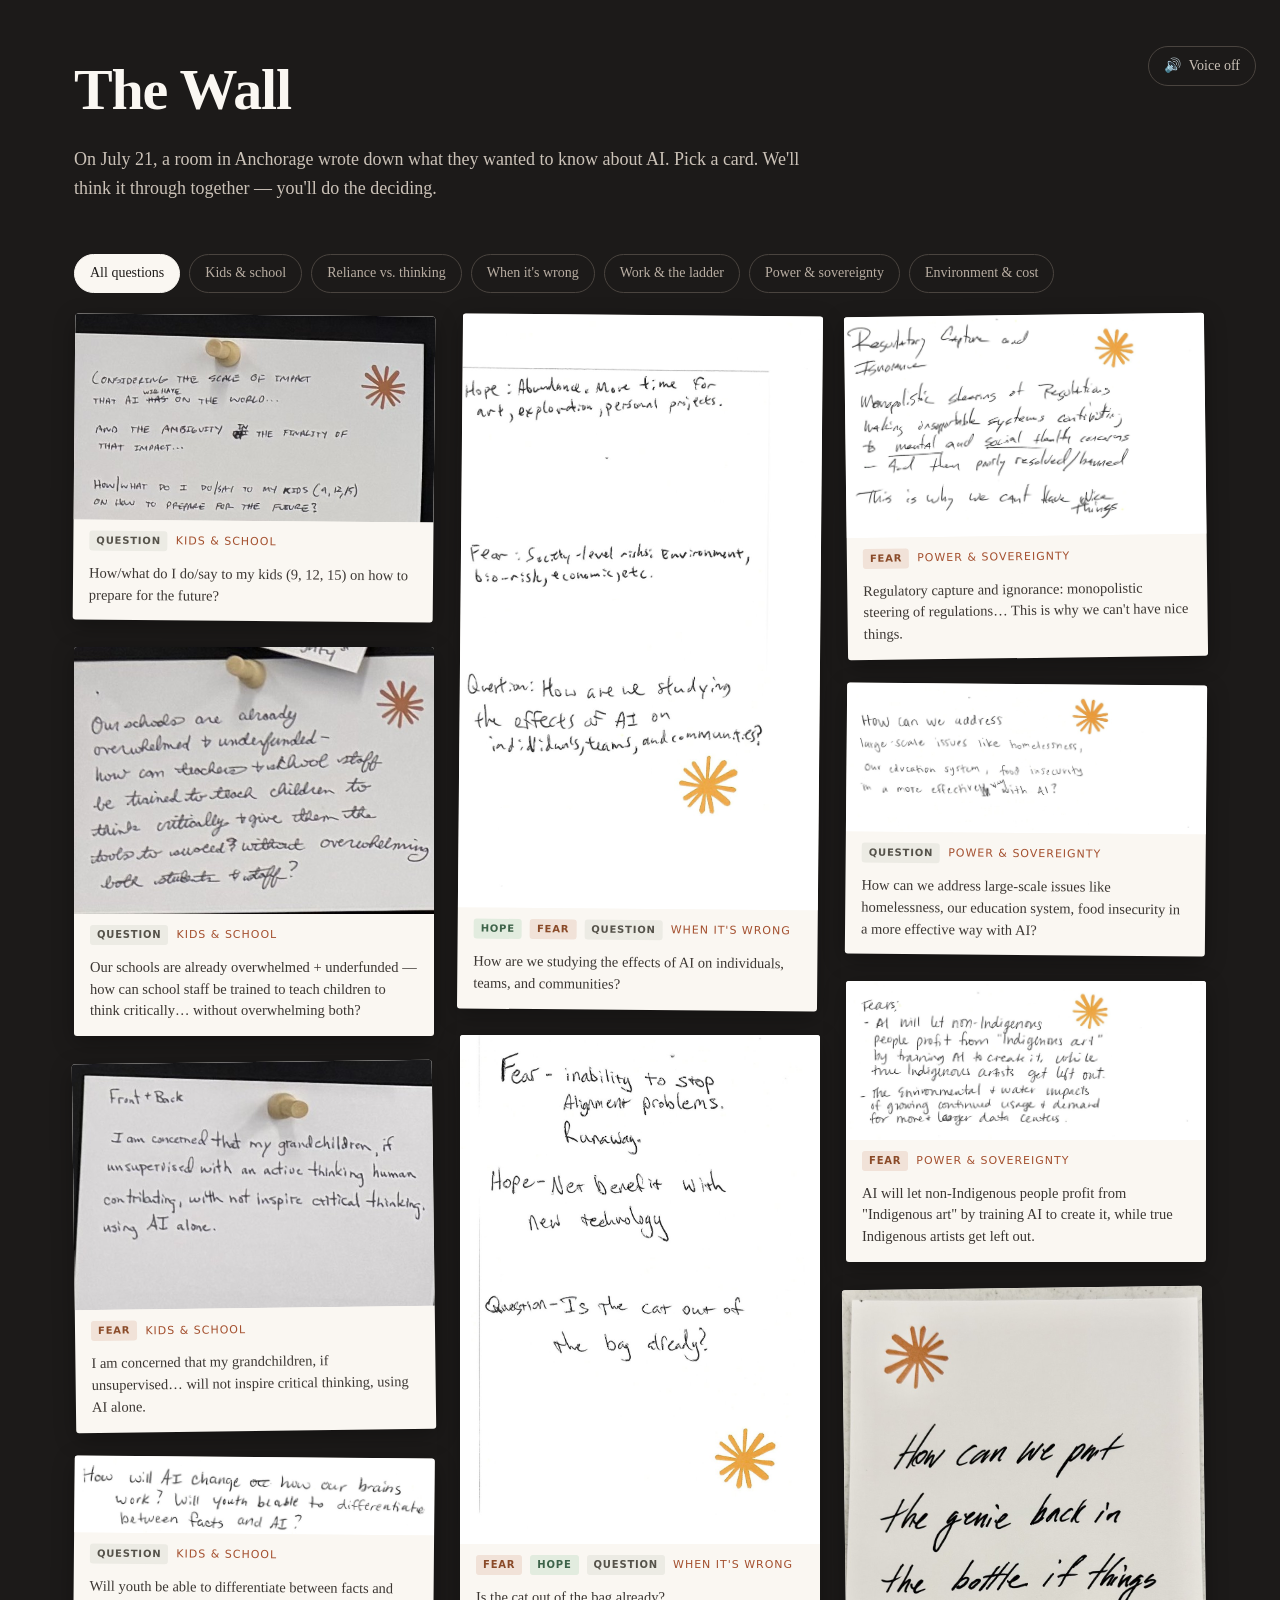
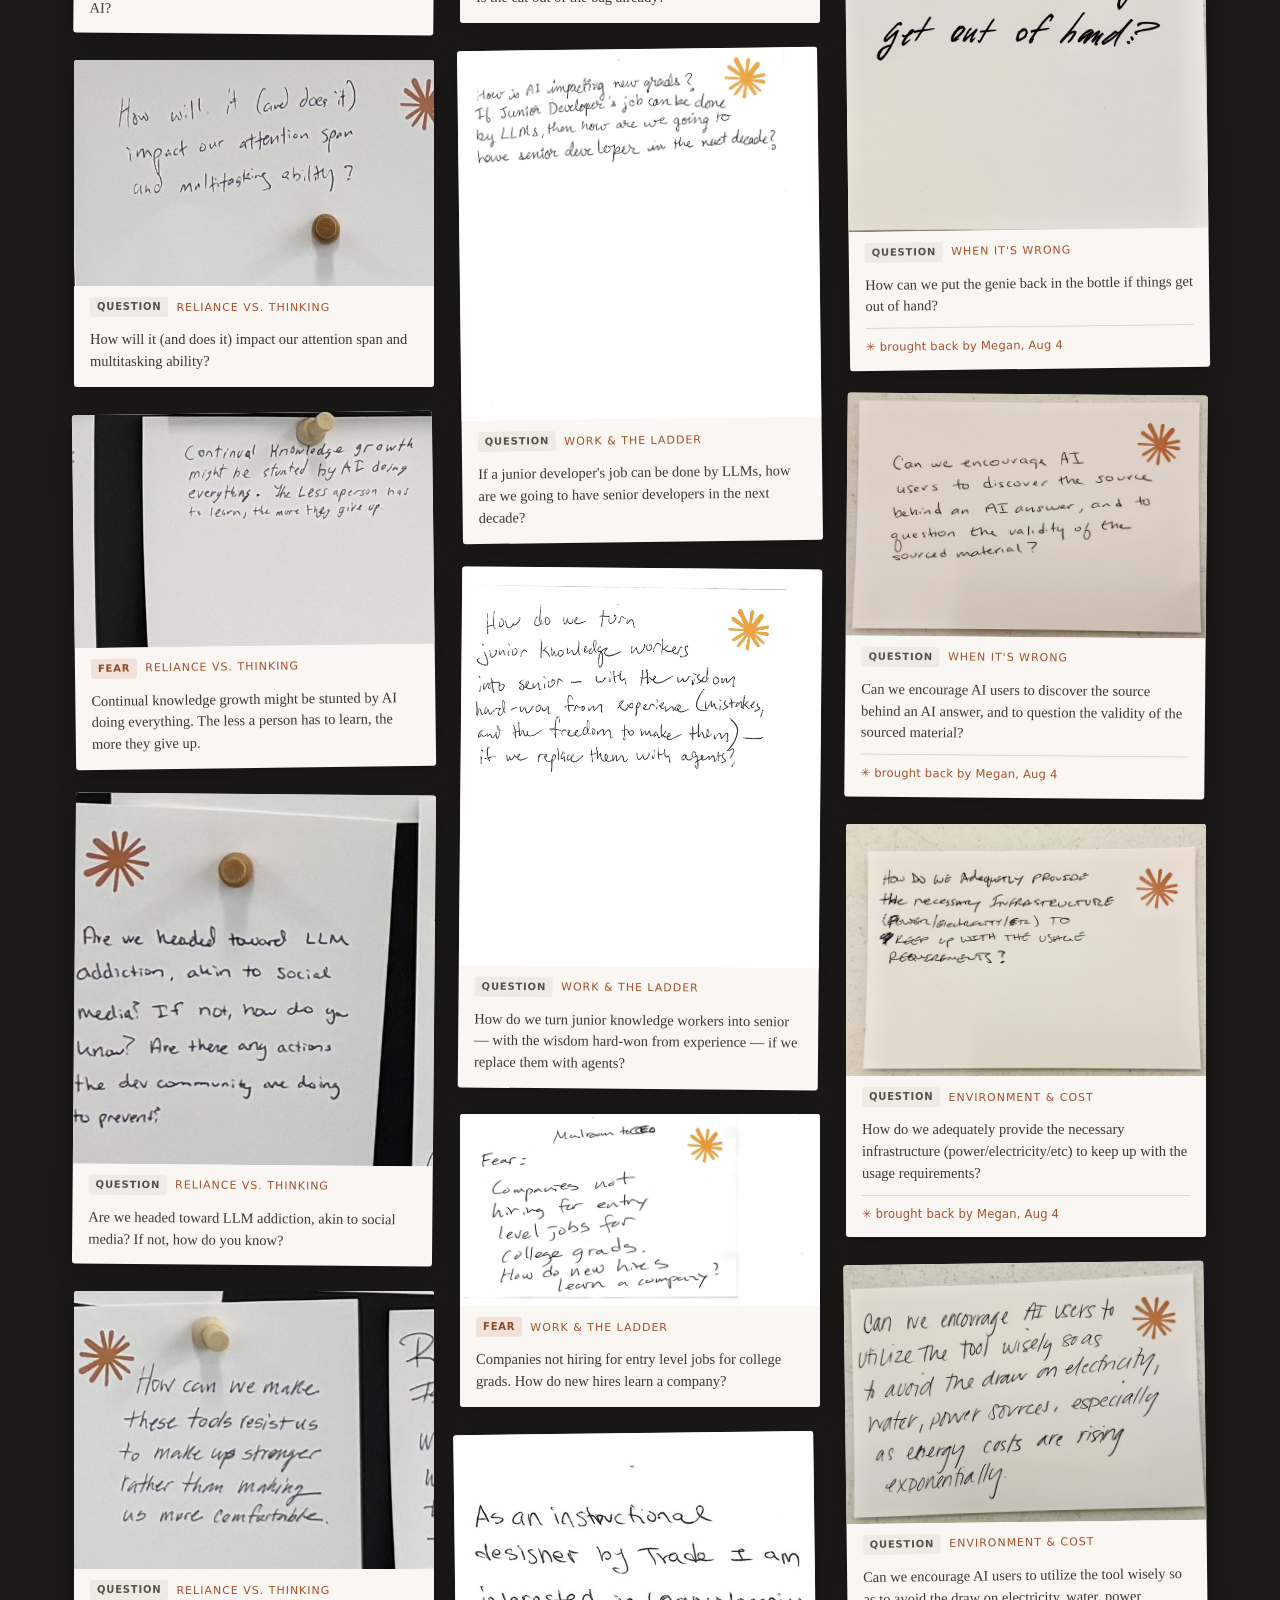
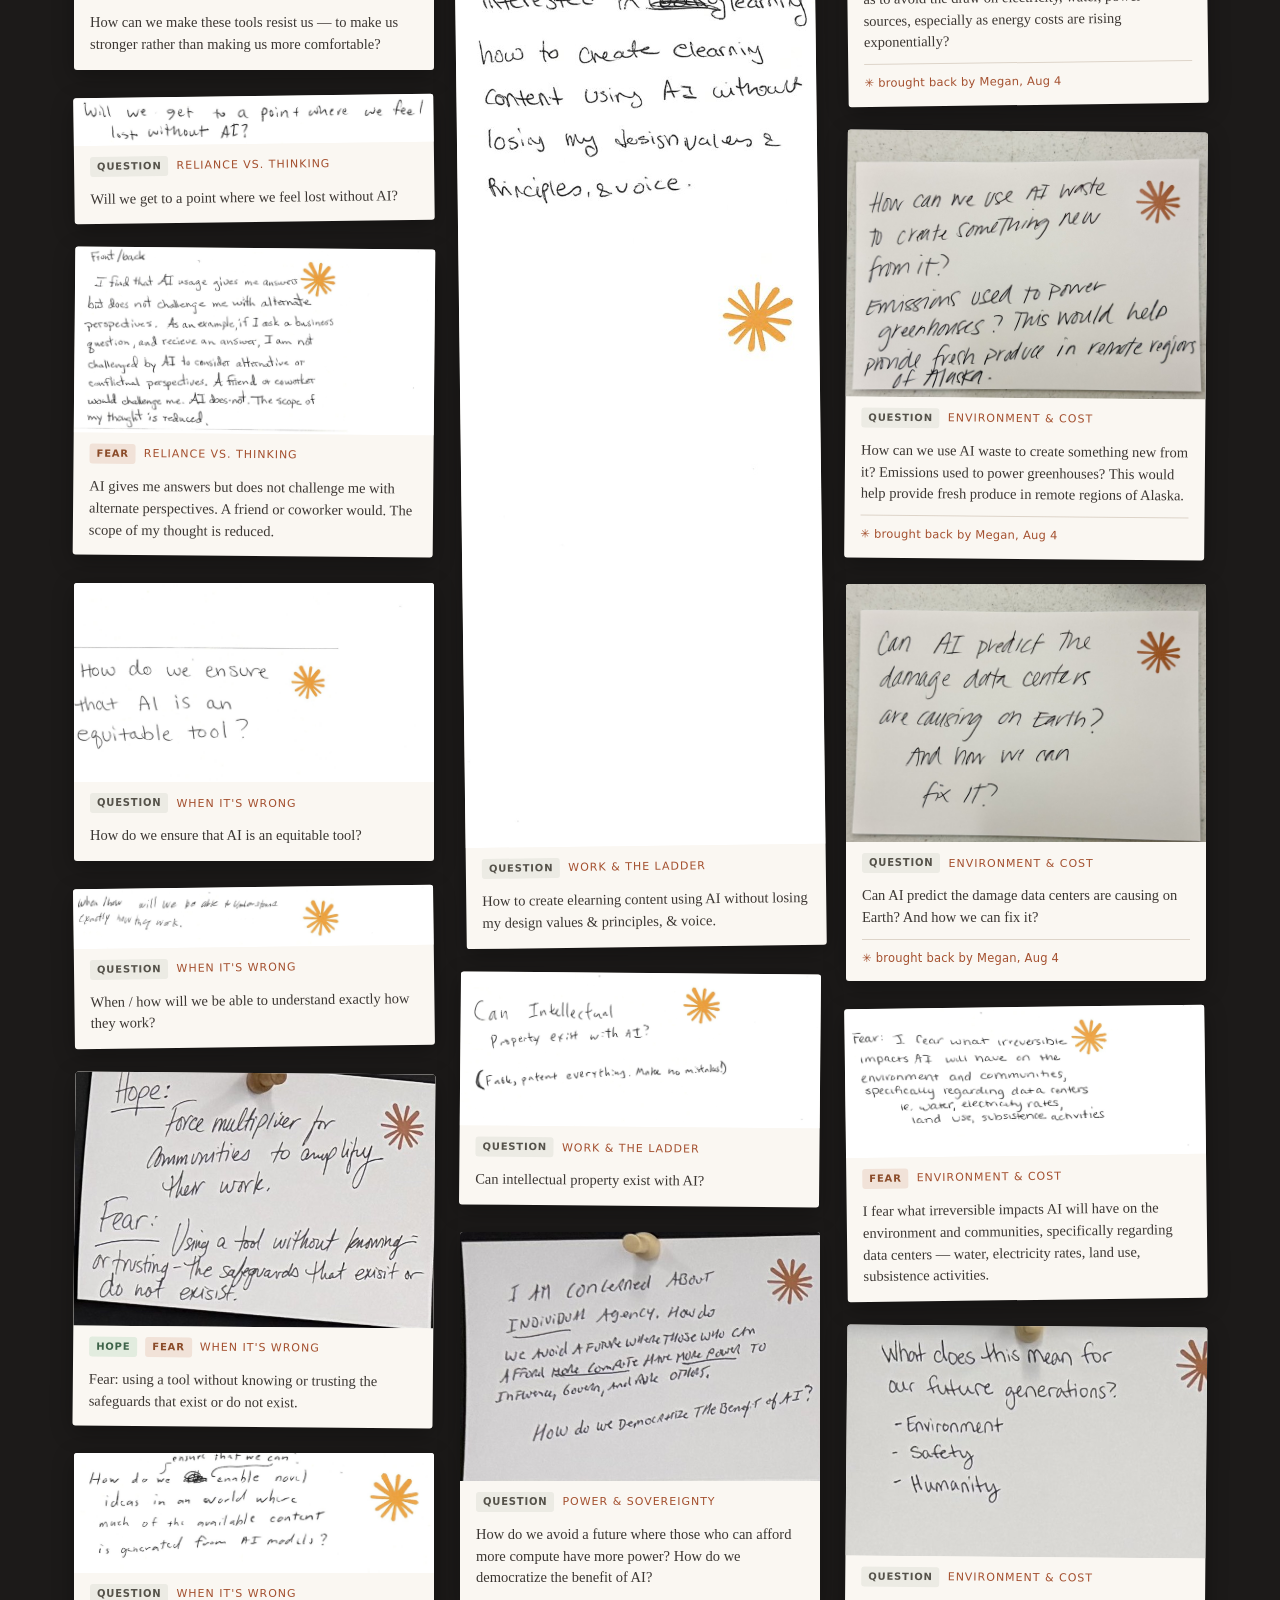
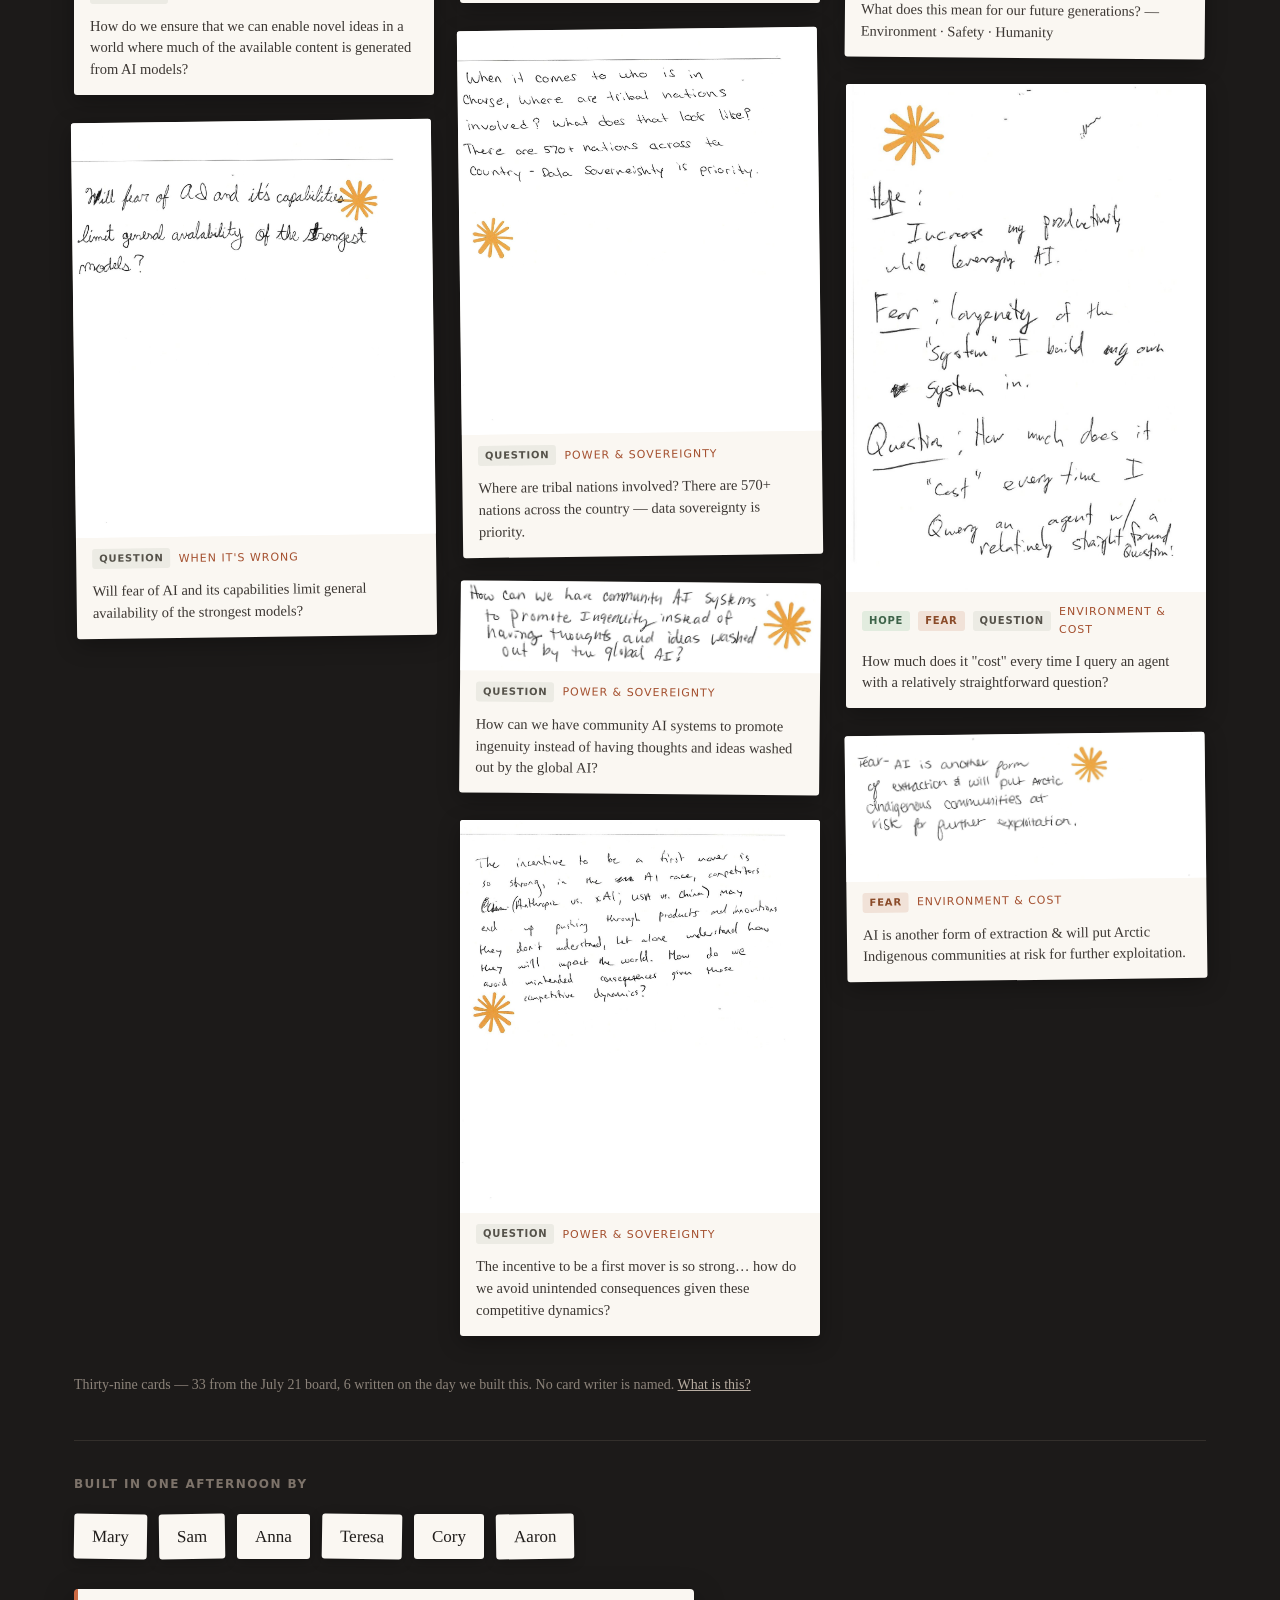
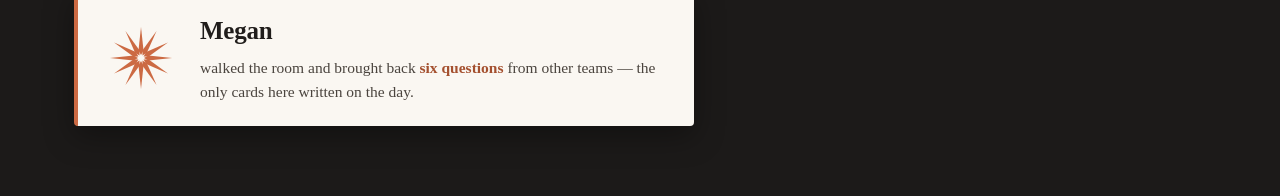
<file: src/index.html>
<!doctype html>
<html lang="en">
<head>
<meta charset="utf-8">
<meta name="viewport" content="width=device-width, initial-scale=1">
<title>The Wall — questions Anchorage asked about AI</title>
<link rel="stylesheet" href="style.css">
</head>
<body>

<header class="site">
  <div class="wrap">
    <h1>The Wall</h1>
    <p class="sub">On July&nbsp;21, a room in Anchorage wrote down what they wanted to know about AI.
       Pick a card. We'll think it through together — you'll do the deciding.</p>
    <button id="voice" class="voice" aria-pressed="false" title="Read questions aloud">
      <span class="ico" aria-hidden="true">🔊</span><span class="lbl">Voice off</span>
    </button>
  </div>
</header>

<!-- ---------- view 1: the board ---------- -->
<main id="board" class="wrap board-view">
  <nav class="filters" aria-label="Filter cards by topic">
    <button class="chip on" data-topic="all">All questions</button>
  </nav>
  <div id="wall" class="wall"></div>
  <p class="footnote">
    Thirty-nine cards — 33 from the July 21 board, 6 written on the day we built
    this. No card writer is named. <a href="#" id="showAbout">What is this?</a>
  </p>

  <section class="crew" aria-labelledby="crewTitle">
    <h2 id="crewTitle">Built in one afternoon by</h2>

    <ul class="names">
      <li>Mary</li><li>Sam</li><li>Anna</li>
      <li>Teresa</li><li>Cory</li><li>Aaron</li>
    </ul>

    <figure class="splash">
      <span class="burst" aria-hidden="true">
        <svg viewBox="0 0 100 100" role="presentation">
          <g class="rays">
            <use href="#ray" transform="rotate(0 50 50)"/><use href="#ray" transform="rotate(30 50 50)"/>
            <use href="#ray" transform="rotate(60 50 50)"/><use href="#ray" transform="rotate(90 50 50)"/>
            <use href="#ray" transform="rotate(120 50 50)"/><use href="#ray" transform="rotate(150 50 50)"/>
            <use href="#ray" transform="rotate(180 50 50)"/><use href="#ray" transform="rotate(210 50 50)"/>
            <use href="#ray" transform="rotate(240 50 50)"/><use href="#ray" transform="rotate(270 50 50)"/>
            <use href="#ray" transform="rotate(300 50 50)"/><use href="#ray" transform="rotate(330 50 50)"/>
          </g>
          <defs>
            <path id="ray" d="M50 8 L53.4 40 L50 46 L46.6 40 Z"/>
            <!-- four-point sparkle, shared by the twinkles on the name -->
            <path id="spark"
                  d="M12 0 C12 6.6 17.4 12 24 12 C17.4 12 12 17.4 12 24
                     C12 17.4 6.6 12 0 12 C6.6 12 12 6.6 12 0 Z"/>
          </defs>
        </svg>
      </span>
      <figcaption>
        <strong class="name">
          Megan
          <span class="sparks" aria-hidden="true">
            <svg class="s1" viewBox="0 0 24 24"><use href="#spark"/></svg>
            <svg class="s2" viewBox="0 0 24 24"><use href="#spark"/></svg>
            <svg class="s3" viewBox="0 0 24 24"><use href="#spark"/></svg>
            <svg class="s4" viewBox="0 0 24 24"><use href="#spark"/></svg>
            <svg class="s5" viewBox="0 0 24 24"><use href="#spark"/></svg>
          </span>
        </strong>
        <span>walked the room and brought back <b>six questions</b> from other
              teams — the only cards here written on the day.</span>
      </figcaption>
    </figure>
  </section>
</main>

<!-- ---------- view 2: the interview ---------- -->
<main id="interview" class="wrap interview-view" hidden>
  <button class="back" data-back>← the wall</button>
  <figure class="chosen">
    <img id="ivCard" alt="">
    <figcaption id="ivText"></figcaption>
  </figure>

  <div class="q-area">
    <p class="step"><span id="qStep">1</span> of 3</p>
    <h2 id="qAsk" aria-live="polite"></h2>
    <div id="qOpts" class="opts"></div>
  </div>
</main>

<!-- ---------- view 3: the response ---------- -->
<main id="result" class="wrap result-view" hidden>
  <button class="back" data-back>← the wall</button>
  <figure class="chosen small">
    <img id="rsCard" alt="">
  </figure>

  <section class="part">
    <h2>The tradeoffs</h2>
    <ul id="rsTrade"></ul>
  </section>

  <section class="part accent">
    <h2>Three questions to ask yourself</h2>
    <ol id="rsAsk"></ol>
    <p class="tiny">These came from your three answers. They're yours to sit with — there's no submit button.</p>
  </section>

  <section class="part warn">
    <h2>Where this might be wrong</h2>
    <p id="rsWrong"></p>
  </section>

  <div class="end">
    <button class="ghost" data-back>Another card</button>
    <button class="ghost" id="redo">Answer differently</button>
  </div>
</main>

<dialog id="about">
  <h2>What is this?</h2>
  <p>On July 21, 2026, a full room in Anchorage spent two hours on one question:
     <em>what is AI doing to me, my kids, my community?</em> They were asked for one
     hope, one fear and one hard question each, and pinned them to a corkboard.
     We have 48 of those entries.</p>
  <p>Thirty-three of the cards here come from that board, in the original
     handwriting. Six more were written by other teams on the day we built this.</p>
  <p>It was built on August 4, 2026 at the Claude Impact Lab at Alaska Pacific
     University, by a team who met that afternoon:</p>

  <p class="credits">
    Mary · Sam · Anna · Teresa · Cory ·
    <span class="starred"><b>Megan</b></span> ·
    Aaron
  </p>
  <p><strong>It does not answer the questions.</strong> It lays out the tradeoffs, hands you
     three questions to take away, and tells you where it might be wrong. That's
     deliberate — one of the cards on this wall asks how we make these tools
     <em>resist us, to make us stronger rather than making us more comfortable.</em>
     We took that seriously.</p>
  <p class="tiny">Nothing you tap is stored or sent anywhere. This page works with the
     network unplugged.</p>
  <form method="dialog"><button class="ghost">Close</button></form>
</dialog>

<script src="data.js"></script>
<script src="app.js"></script>
</body>
</html>
</file>
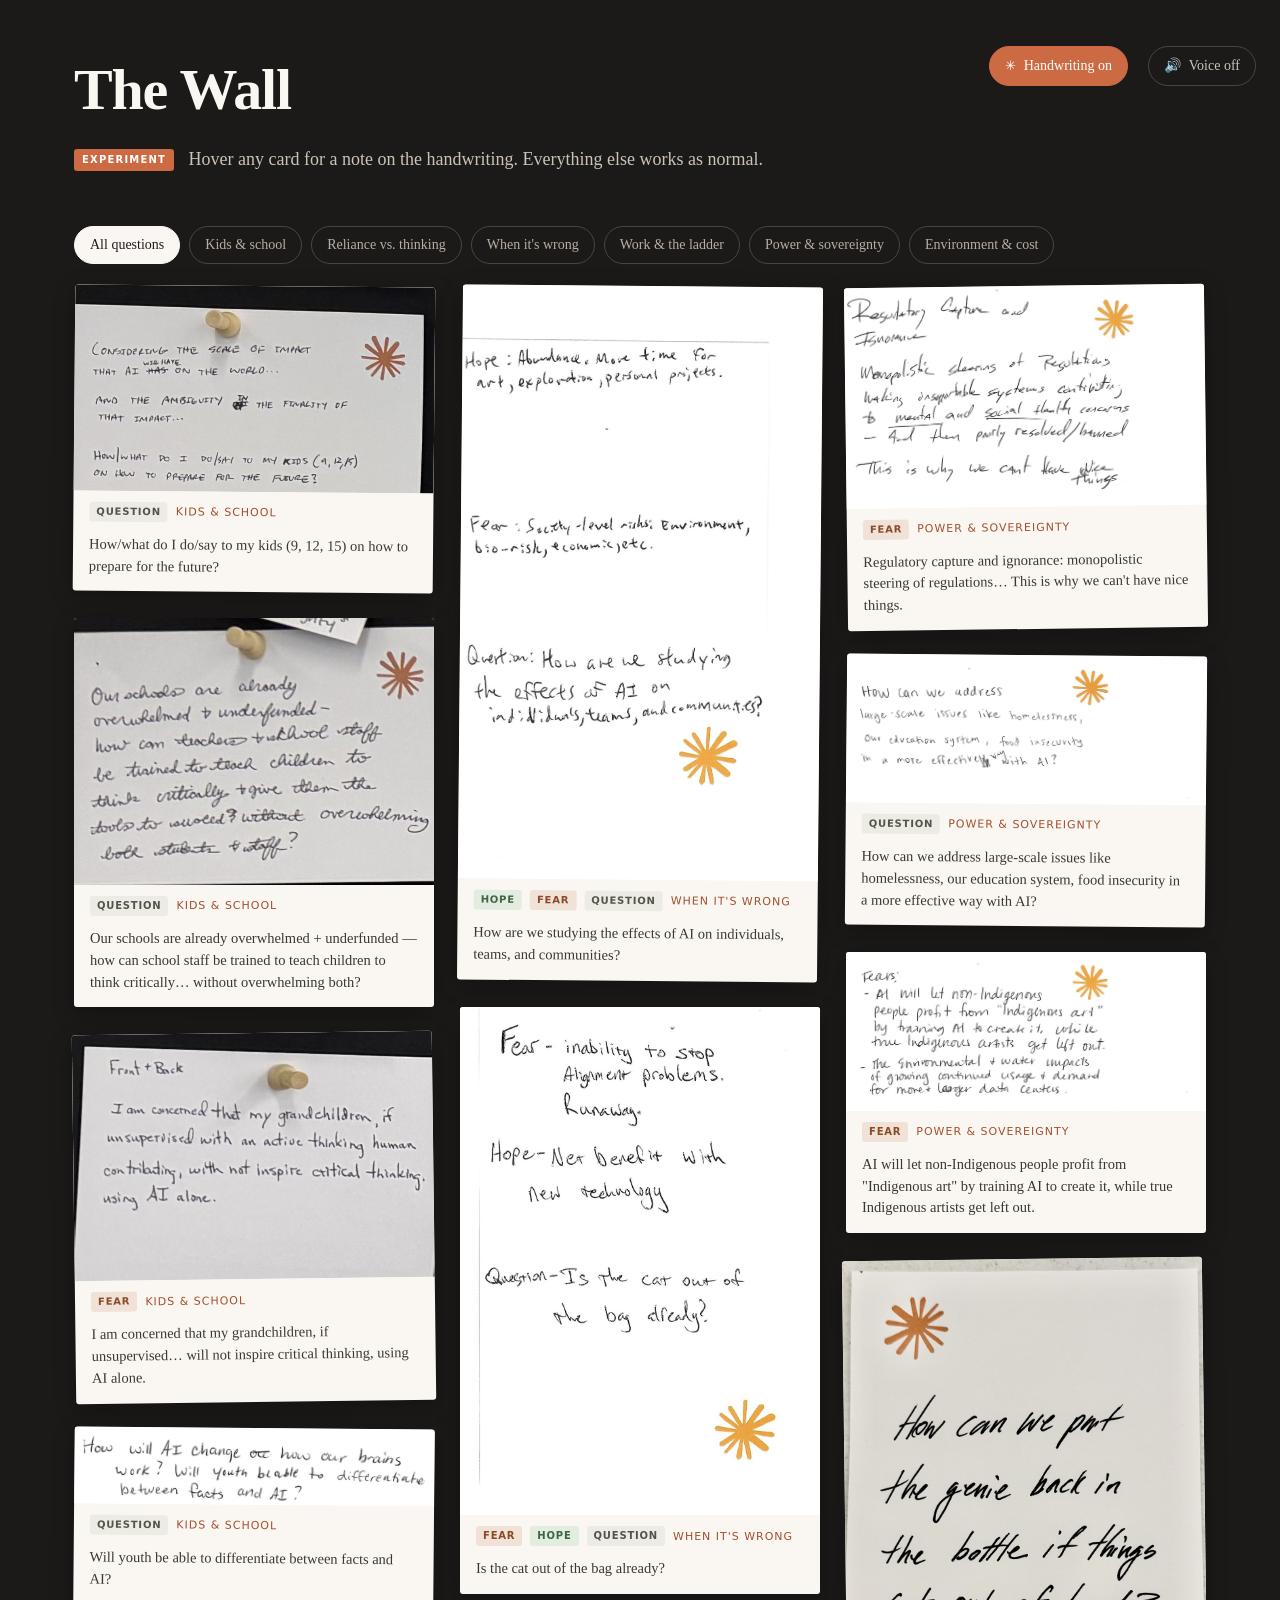
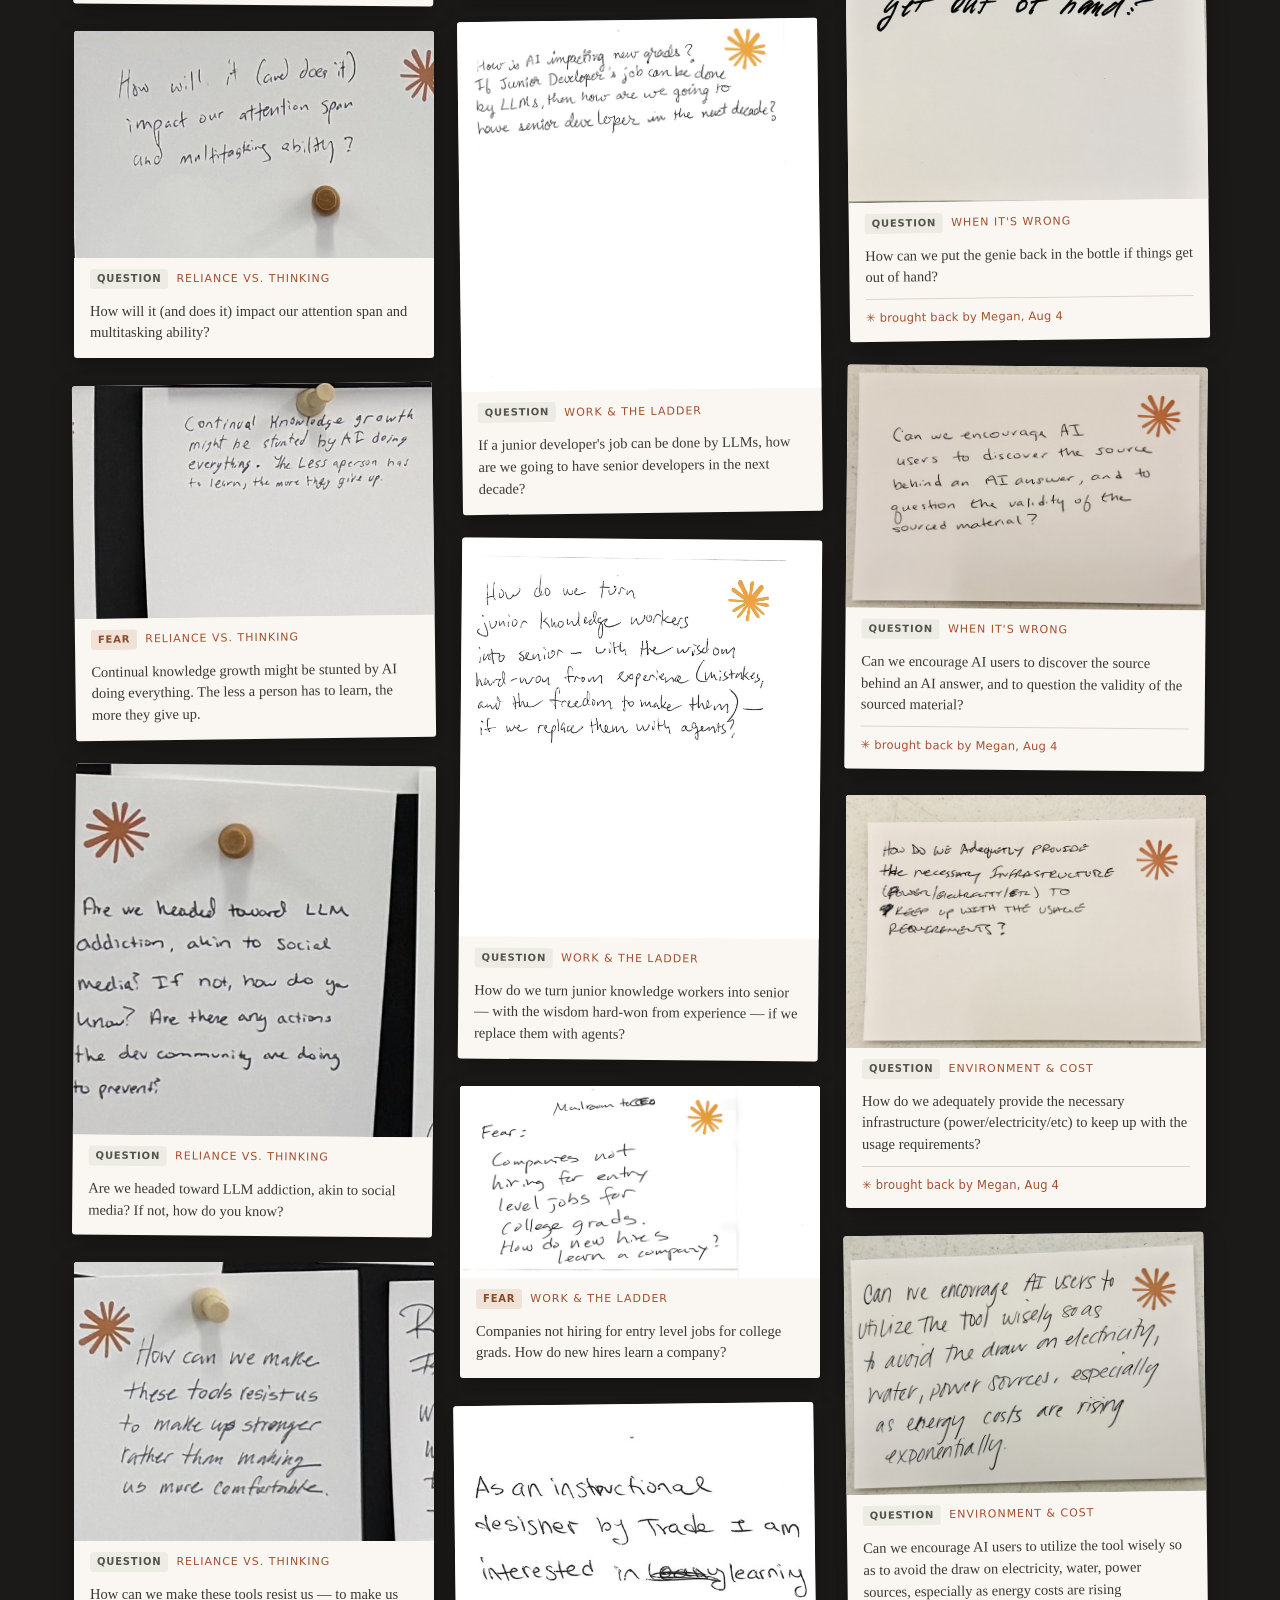
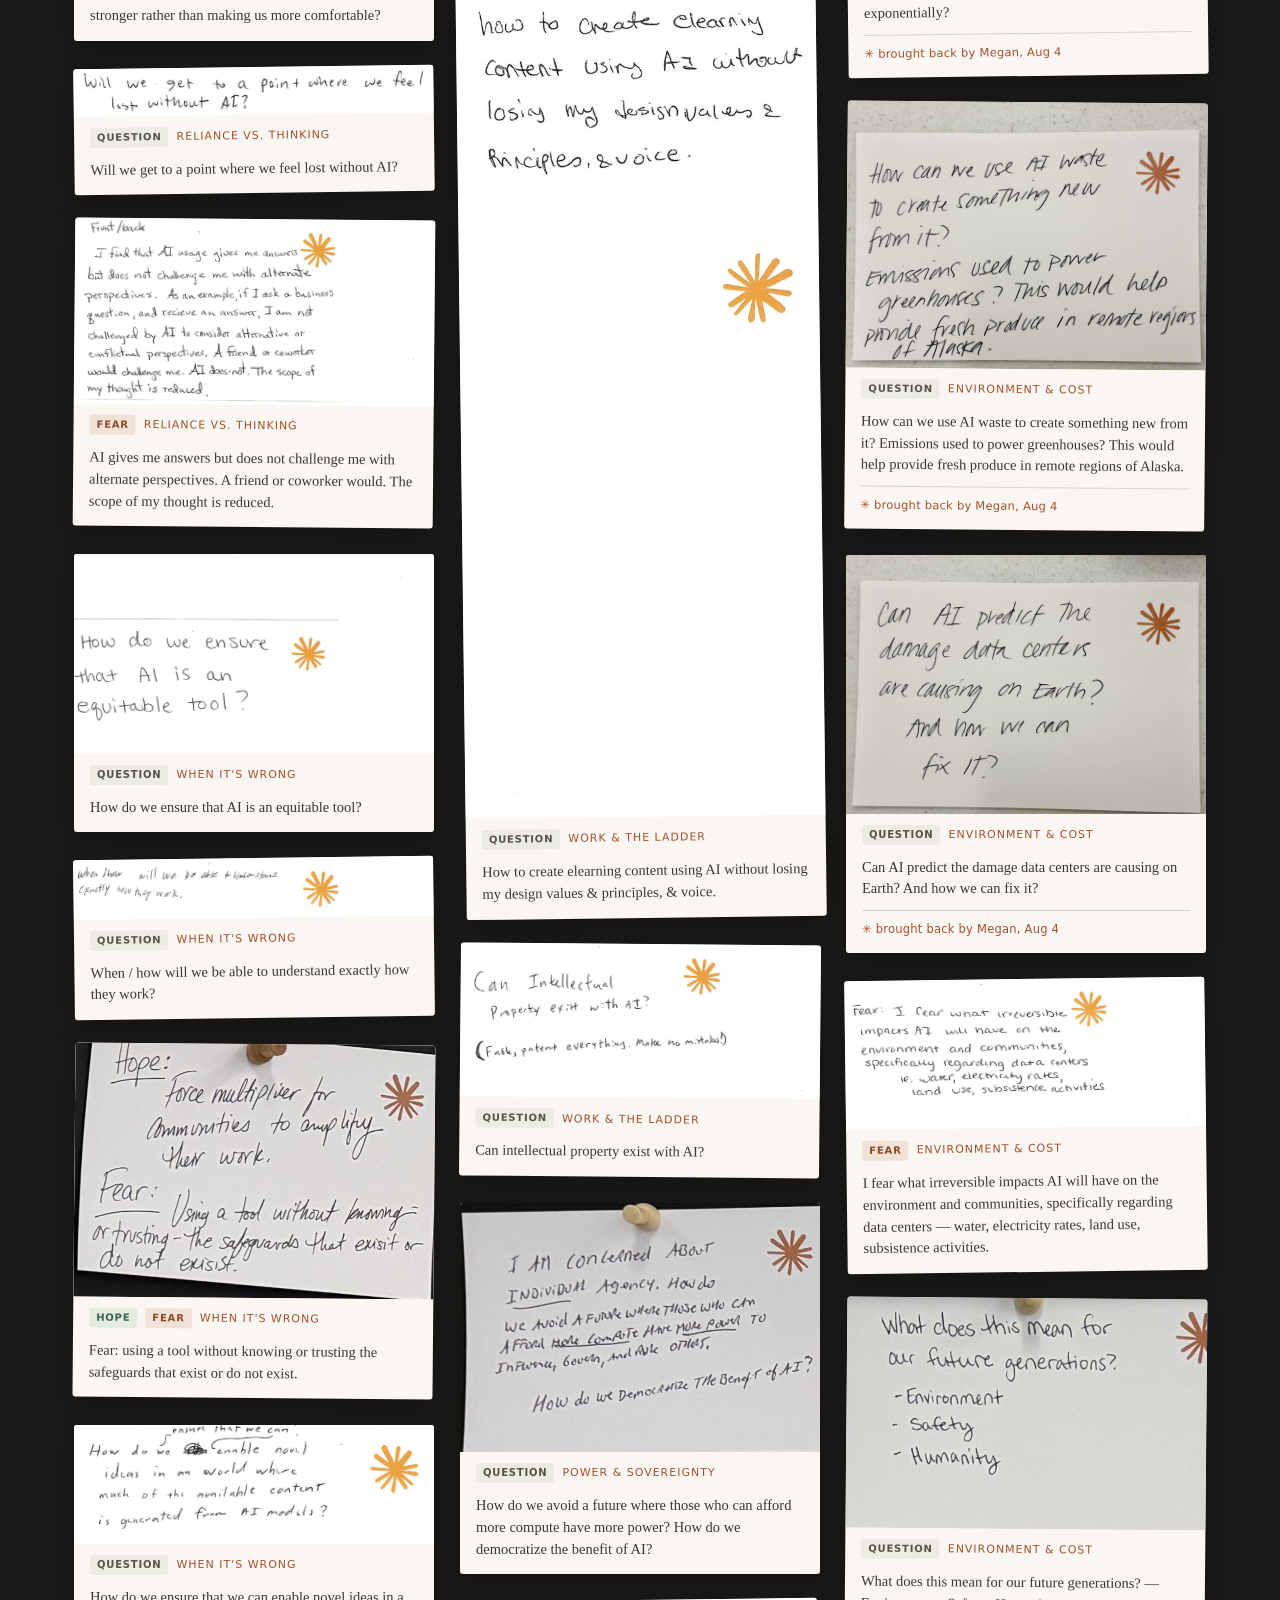
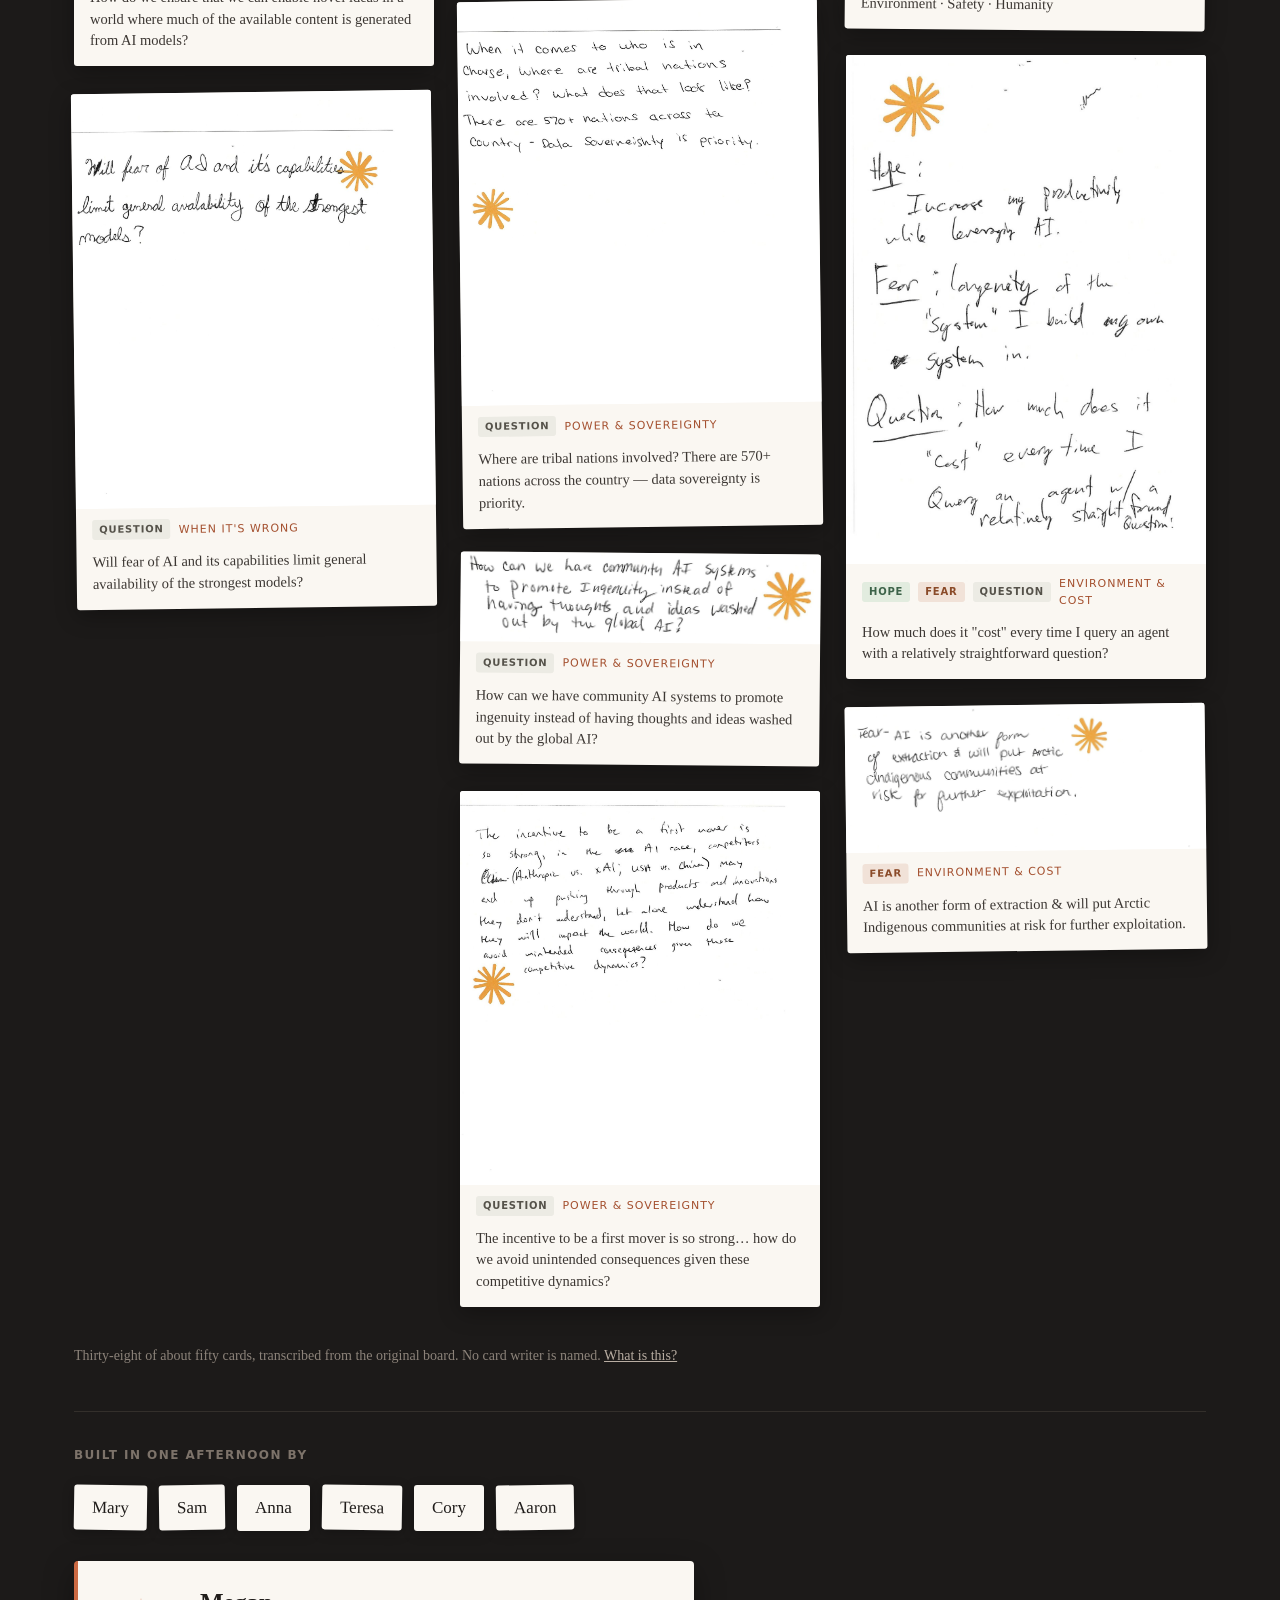
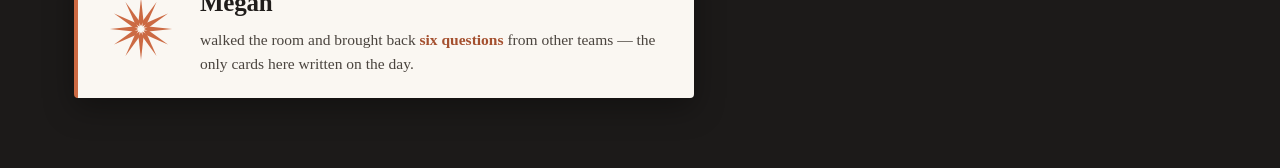
<file: src/flyover.html>
<!doctype html>
<html lang="en">
<head>
<meta charset="utf-8">
<meta name="viewport" content="width=device-width, initial-scale=1">
<title>The Wall — handwriting flyover (experiment)</title>
<link rel="stylesheet" href="style.css">
<link rel="stylesheet" href="flyover.css">
</head>
<body>

<header class="site">
  <div class="wrap">
    <h1>The Wall</h1>
    <p class="sub"><b class="lab">Experiment</b> Hover any card for a note on the
       handwriting. Everything else works as normal.</p>
    <button id="voice" class="voice" aria-pressed="false" title="Read questions aloud">
      <span class="ico" aria-hidden="true">🔊</span><span class="lbl">Voice off</span>
    </button>
  </div>
</header>

<!-- ---------- view 1: the board ---------- -->
<main id="board" class="wrap board-view">
  <nav class="filters" aria-label="Filter cards by topic">
    <button class="chip on" data-topic="all">All questions</button>
  </nav>
  <div id="wall" class="wall"></div>
  <p class="footnote">
    Thirty-eight of about fifty cards, transcribed from the original board. No card
    writer is named. <a href="#" id="showAbout">What is this?</a>
  </p>

  <section class="crew" aria-labelledby="crewTitle">
    <h2 id="crewTitle">Built in one afternoon by</h2>

    <ul class="names">
      <li>Mary</li><li>Sam</li><li>Anna</li>
      <li>Teresa</li><li>Cory</li><li>Aaron</li>
    </ul>

    <figure class="splash">
      <span class="burst" aria-hidden="true">
        <svg viewBox="0 0 100 100" role="presentation">
          <g class="rays">
            <use href="#ray" transform="rotate(0 50 50)"/><use href="#ray" transform="rotate(30 50 50)"/>
            <use href="#ray" transform="rotate(60 50 50)"/><use href="#ray" transform="rotate(90 50 50)"/>
            <use href="#ray" transform="rotate(120 50 50)"/><use href="#ray" transform="rotate(150 50 50)"/>
            <use href="#ray" transform="rotate(180 50 50)"/><use href="#ray" transform="rotate(210 50 50)"/>
            <use href="#ray" transform="rotate(240 50 50)"/><use href="#ray" transform="rotate(270 50 50)"/>
            <use href="#ray" transform="rotate(300 50 50)"/><use href="#ray" transform="rotate(330 50 50)"/>
          </g>
          <defs>
            <path id="ray" d="M50 8 L53.4 40 L50 46 L46.6 40 Z"/>
            <!-- four-point sparkle, shared by the twinkles on the name -->
            <path id="spark"
                  d="M12 0 C12 6.6 17.4 12 24 12 C17.4 12 12 17.4 12 24
                     C12 17.4 6.6 12 0 12 C6.6 12 12 6.6 12 0 Z"/>
          </defs>
        </svg>
      </span>
      <figcaption>
        <strong class="name">
          Megan
          <span class="sparks" aria-hidden="true">
            <svg class="s1" viewBox="0 0 24 24"><use href="#spark"/></svg>
            <svg class="s2" viewBox="0 0 24 24"><use href="#spark"/></svg>
            <svg class="s3" viewBox="0 0 24 24"><use href="#spark"/></svg>
            <svg class="s4" viewBox="0 0 24 24"><use href="#spark"/></svg>
            <svg class="s5" viewBox="0 0 24 24"><use href="#spark"/></svg>
          </span>
        </strong>
        <span>walked the room and brought back <b>six questions</b> from other
              teams — the only cards here written on the day.</span>
      </figcaption>
    </figure>
  </section>
</main>

<!-- ---------- view 2: the interview ---------- -->
<main id="interview" class="wrap interview-view" hidden>
  <button class="back" data-back>← the wall</button>
  <figure class="chosen">
    <img id="ivCard" alt="">
    <figcaption id="ivText"></figcaption>
  </figure>

  <div class="q-area">
    <p class="step"><span id="qStep">1</span> of 3</p>
    <h2 id="qAsk" aria-live="polite"></h2>
    <div id="qOpts" class="opts"></div>
  </div>
</main>

<!-- ---------- view 3: the response ---------- -->
<main id="result" class="wrap result-view" hidden>
  <button class="back" data-back>← the wall</button>
  <figure class="chosen small">
    <img id="rsCard" alt="">
  </figure>

  <section class="part">
    <h2>The tradeoffs</h2>
    <ul id="rsTrade"></ul>
  </section>

  <section class="part accent">
    <h2>Three questions to ask yourself</h2>
    <ol id="rsAsk"></ol>
    <p class="tiny">These came from your three answers. They're yours to sit with — there's no submit button.</p>
  </section>

  <section class="part warn">
    <h2>Where this might be wrong</h2>
    <p id="rsWrong"></p>
  </section>

  <div class="end">
    <button class="ghost" data-back>Another card</button>
    <button class="ghost" id="redo">Answer differently</button>
  </div>
</main>

<dialog id="about">
  <h2>What is this?</h2>
  <p>On July 21, 2026, about fifty people in Anchorage each wrote a hope, a fear, or a
     question about AI on an index card and pinned it to a board. This is thirty-eight of
     those cards, in the original handwriting.</p>
  <p>It was built on August 4, 2026 at the Claude Impact Lab at Alaska Pacific
     University, by a team who met that afternoon:</p>

  <p class="credits">
    Mary · Sam · Anna · Teresa · Cory ·
    <span class="starred"><b>Megan</b></span> ·
    Aaron
  </p>
  <p><strong>It does not answer the questions.</strong> It lays out the tradeoffs, hands you
     three questions to take away, and tells you where it might be wrong. That's
     deliberate — one of the cards on this wall asks how we make these tools
     <em>resist us, to make us stronger rather than making us more comfortable.</em>
     We took that seriously.</p>
  <p class="tiny">Nothing you tap is stored or sent anywhere. This page works with the
     network unplugged.</p>
  <form method="dialog"><button class="ghost">Close</button></form>
</dialog>

<script src="data.js"></script>
<script src="app.js"></script>
<script src="flyover.js"></script>
</body>
</html>
</file>
<file: src/style.css>
/* The Wall — Anchorage Claude Impact Lab, 2026-08-04
   No framework, no build step, no external requests. Opens from file://. */

:root {
  --board:   #1c1a19;
  --paper:   #faf7f2;
  --ink:     #201d1b;
  --muted:   #6c635c;
  --rule:    #ddd4c9;
  --terra:   #cc6a43;
  --terra-d: #a4502f;
  --warn:    #8a6d3b;
  --shadow:  0 6px 22px rgba(0,0,0,.30);
}

* { box-sizing: border-box; }

body {
  margin: 0;
  background: var(--board);
  color: var(--ink);
  font: 16px/1.6 ui-serif, Georgia, "Iowan Old Style", serif;
  -webkit-font-smoothing: antialiased;
}

.wrap { max-width: 1180px; margin: 0 auto; padding: 0 24px; }

/* ---------- header ---------- */

.site { padding: 44px 0 26px; color: var(--paper); position: relative; }
.site h1 {
  margin: 0 0 8px;
  font-size: clamp(34px, 6vw, 58px);
  letter-spacing: -.02em;
  font-weight: 600;
}
.sub { margin: 0; max-width: 46rem; color: #cbc2b8; font-size: clamp(15px, 1.6vw, 18px); }

.voice {
  position: absolute; top: 46px; right: 24px;
  display: inline-flex; align-items: center; gap: 8px;
  background: transparent; color: #cbc2b8;
  border: 1px solid #4a443f; border-radius: 999px;
  padding: 8px 15px; cursor: pointer;
  font: inherit; font-size: 14px;
}
.voice:hover { border-color: var(--terra); color: var(--paper); }
.voice[aria-pressed="true"] { background: var(--terra); border-color: var(--terra); color: #fff; }

/* ---------- filters ---------- */

.filters { display: flex; flex-wrap: wrap; gap: 9px; margin: 26px 0 22px; }
.chip {
  background: transparent; color: #b8ada2;
  border: 1px solid #4a443f; border-radius: 999px;
  padding: 7px 15px; cursor: pointer; font: inherit; font-size: 14px;
}
.chip:hover { border-color: #7d736a; color: var(--paper); }
.chip.on { background: var(--paper); border-color: var(--paper); color: var(--ink); }

/* ---------- the wall ---------- */

.wall {
  columns: 275px 4;
  column-gap: 26px;
  padding-bottom: 8px;
}
.wall .card { margin-bottom: 26px; break-inside: avoid; }

.card {
  position: relative;
  display: block; width: 100%; text-align: left;
  background: var(--paper);
  border: 0; border-radius: 3px;
  padding: 0 0 14px;
  cursor: pointer;
  box-shadow: var(--shadow);
  font: inherit; color: var(--ink);
  transition: transform .16s ease, box-shadow .16s ease;
}
.card:nth-child(3n)   { transform: rotate(-.7deg); }
.card:nth-child(3n+1) { transform: rotate(.5deg); }
.card:hover, .card:focus-visible {
  transform: rotate(0deg) translateY(-4px);
  box-shadow: 0 14px 34px rgba(0,0,0,.42);
  outline: none;
}
.card:focus-visible { box-shadow: 0 0 0 3px var(--terra), var(--shadow); }

/* Cards keep their own proportions. A one-line question and a card crammed with
   seven lines are not the same shape, and forcing them into a uniform grid read
   as stock photography — the unevenness is the evidence that people wrote these.
   The grid uses masonry-ish auto rows rather than stretching anything. */
.card img {
  display: block;
  width: 100%;
  height: auto;
  border-radius: 3px 3px 0 0;
  background: #fff;
}

.card .ex {
  margin: 12px 16px 0;
  font-size: 14.5px; line-height: 1.5;
  color: #3c3733;
}
.card .tag {
  display: flex; align-items: center; gap: 8px; margin: 11px 16px 0;
  font-family: ui-sans-serif, system-ui, sans-serif;
  font-size: 11px; letter-spacing: .09em; text-transform: uppercase;
  color: var(--terra-d);
}

/* The writer's own label for their card. Their framing, not ours. */
.kind {
  font-style: normal; font-weight: 600; font-size: 10px;
  padding: 2px 7px; border-radius: 3px; letter-spacing: .08em;
}
.kind-question { background: #ecebe4; color: #55524a; }
.kind-fear     { background: #f1e2d8; color: #8a4a28; }
.kind-hope     { background: #e2ecdf; color: #3d6349; }

/* the six cards Megan walked the room for */
.gathered {
  margin: 10px 16px 0; padding-top: 9px;
  border-top: 1px solid var(--rule);
  font-family: ui-sans-serif, system-ui, sans-serif;
  font-size: 11.5px; letter-spacing: .02em; color: var(--terra-d);
}

.footnote {
  margin: 30px 0 10px; color: #8c837a; font-size: 14px;
}
.footnote a { color: #b8ada2; }

/* ---------- crew ---------- */

.crew {
  margin: 44px 0 70px;
  padding-top: 34px;
  border-top: 1px solid #332f2b;
}
.crew h2 {
  margin: 0 0 20px;
  font-family: ui-sans-serif, system-ui, sans-serif;
  font-size: 12px; font-weight: 600; letter-spacing: .12em;
  text-transform: uppercase; color: #7d736a;
}

.names {
  list-style: none; margin: 0 0 30px; padding: 0;
  display: flex; flex-wrap: wrap; gap: 10px 12px;
}
.names li {
  background: var(--paper); color: var(--ink);
  border-radius: 3px; padding: 9px 18px;
  font-size: 17px; box-shadow: 0 3px 12px rgba(0,0,0,.26);
}
.names li:nth-child(2n)   { transform: rotate(-.8deg); }
.names li:nth-child(3n+1) { transform: rotate(.9deg); }

/* Megan's splash. The starburst is the mark printed on every card in the room —
   here it's drawn rather than photographed, and it turns. */
.splash {
  margin: 0; display: flex; align-items: center; gap: 22px;
  background: var(--paper); border-radius: 4px;
  border-left: 4px solid var(--terra);
  padding: 22px 26px; max-width: 620px;
  box-shadow: 0 10px 30px rgba(0,0,0,.34);
}
.burst { flex: 0 0 74px; line-height: 0; }
.burst svg { display: block; width: 74px; height: 74px; }
.burst .rays {
  fill: var(--terra);
  /* transform-box is required: without it CSS reads transform-origin in screen
     pixels rather than viewBox units, and the rays swing off-centre. */
  transform-box: view-box;
  transform-origin: 50% 50%;
  animation: spin 26s linear infinite;
}
.burst use { animation: pulse 3.4s ease-in-out infinite; }
.burst use:nth-child(2n) { animation-delay: -1.7s; }

@keyframes spin  { to { transform: rotate(360deg); } }
@keyframes pulse { 0%, 100% { opacity: 1; } 50% { opacity: .55; } }

.splash figcaption { display: flex; flex-direction: column; gap: 5px; }
.splash strong {
  font-size: 25px; font-weight: 600; letter-spacing: -.01em;
}

/* Sparkles on the name. Positioned around the word rather than over it, so the
   name stays legible — the twinkle is decoration, not a texture on the text. */
.name { position: relative; display: inline-block; align-self: flex-start; }
.sparks { position: absolute; inset: -14px -20px; pointer-events: none; }
.sparks svg {
  position: absolute;
  fill: var(--terra);
  opacity: 0;
  transform: scale(0);
  animation: twinkle 2.6s ease-in-out infinite;
}
/* Scattered by hand — an even distribution reads as a loading spinner. All of
   them sit above or beside the word; none below, or they land on the sentence. */
.sparks .s1 { width: 13px; height: 13px; top:  2px; left: -15px; animation-delay: 0s; }
.sparks .s2 { width:  9px; height:  9px; top: -6px; left:  30px; animation-delay: .45s; }
.sparks .s3 { width: 16px; height: 16px; top: -9px; right:  2px; animation-delay: .9s; fill: var(--terra-d); }
.sparks .s4 { width:  8px; height:  8px; top:  16px; right: -14px; animation-delay: 1.4s; }
.sparks .s5 { width: 11px; height: 11px; top: -11px; left:  74px; animation-delay: 1.9s; }

@keyframes twinkle {
  0%, 100% { opacity: 0; transform: scale(0)   rotate(0deg); }
  35%      { opacity: 1; transform: scale(1)   rotate(45deg); }
  60%      { opacity: .8; transform: scale(.75) rotate(70deg); }
}
.splash span { font-size: 15.5px; line-height: 1.55; color: #4a443e; }
.splash b { font-weight: 600; color: var(--terra-d); }

@media (max-width: 560px) {
  .splash { flex-direction: column; align-items: flex-start; gap: 14px; }
}
@media (prefers-reduced-motion: reduce) {
  .burst .rays, .burst use { animation: none; }
  /* sparkles hold still and visible rather than vanishing entirely */
  .sparks svg { animation: none; opacity: .9; transform: scale(1) rotate(45deg); }
}

/* Megan, in stars — the starburst is the mark printed on every card in the room. */
.starred {
  white-space: nowrap;
  color: var(--paper);
}
.starred b { font-weight: 600; }
.starred::before,
.starred::after {
  content: "✳";
  color: var(--terra);
  font-size: .95em;
  padding: 0 .28em;
  vertical-align: baseline;
}

.credits {
  margin: 0 0 18px !important;
  font-size: 16px !important;
  line-height: 1.9;
  color: var(--muted);
}
dialog .starred { color: var(--ink); }

/* ---------- shared: sheet views ---------- */

.interview-view, .result-view { padding-bottom: 80px; }

.back {
  background: none; border: 0; color: #b8ada2;
  font: inherit; font-size: 15px; cursor: pointer;
  padding: 6px 0; margin: 6px 0 22px;
}
.back:hover { color: var(--paper); }

.chosen {
  margin: 0 0 30px; max-width: 560px;
  background: var(--paper); border-radius: 3px;
  box-shadow: var(--shadow); overflow: hidden;
}
.chosen img { display: block; width: 100%; height: auto; }
.chosen figcaption {
  padding: 14px 18px; font-size: 14.5px; color: #3c3733;
  border-top: 1px solid var(--rule);
}
.chosen.small { max-width: 380px; margin-bottom: 34px; }

/* ---------- interview ---------- */

.q-area { max-width: 720px; }
.step {
  font-family: ui-sans-serif, system-ui, sans-serif;
  font-size: 12px; letter-spacing: .1em; text-transform: uppercase;
  color: #8c837a; margin: 0 0 10px;
}
.q-area h2 {
  color: var(--paper); font-weight: 500;
  font-size: clamp(23px, 3.4vw, 33px); line-height: 1.3;
  margin: 0 0 28px; letter-spacing: -.01em;
}

.opts { display: flex; flex-direction: column; gap: 12px; }
.opt {
  background: var(--paper); color: var(--ink);
  border: 0; border-left: 4px solid transparent; border-radius: 3px;
  padding: 17px 20px; text-align: left; cursor: pointer;
  font: inherit; font-size: 17px;
  box-shadow: 0 3px 12px rgba(0,0,0,.24);
  transition: border-color .14s ease, transform .14s ease;
}
.opt:hover, .opt:focus-visible {
  border-left-color: var(--terra); transform: translateX(4px); outline: none;
}

/* ---------- result ---------- */

.part {
  background: var(--paper); border-radius: 4px;
  padding: 26px 30px; margin: 0 0 18px; max-width: 780px;
  box-shadow: var(--shadow);
}
.part h2 {
  margin: 0 0 16px; font-size: 13px; font-weight: 600;
  font-family: ui-sans-serif, system-ui, sans-serif;
  letter-spacing: .1em; text-transform: uppercase; color: var(--muted);
}
.part ul, .part ol { margin: 0; padding-left: 1.15em; }
.part li { margin-bottom: 13px; }
.part li:last-child { margin-bottom: 0; }

.part.accent { border-left: 4px solid var(--terra); }
.part.accent ol { font-size: 18px; }
.part.accent li { margin-bottom: 15px; }
.part.warn { border-left: 4px solid var(--warn); background: #f6f1e7; }

.tiny { font-size: 13.5px; color: var(--muted); margin: 16px 0 0; }

.end { display: flex; gap: 12px; margin-top: 28px; flex-wrap: wrap; }
.ghost {
  background: transparent; color: #cbc2b8;
  border: 1px solid #4a443f; border-radius: 999px;
  padding: 10px 20px; cursor: pointer; font: inherit; font-size: 15px;
}
.ghost:hover { border-color: var(--terra); color: var(--paper); }

/* ---------- about ---------- */

dialog {
  max-width: 560px; border: 0; border-radius: 5px; padding: 32px 34px;
  background: var(--paper); color: var(--ink);
  box-shadow: 0 24px 70px rgba(0,0,0,.55);
}
dialog::backdrop { background: rgba(0,0,0,.62); }
dialog h2 { margin: 0 0 16px; font-size: 25px; font-weight: 600; }
dialog p { margin: 0 0 14px; font-size: 15.5px; }
dialog .ghost { color: var(--muted); border-color: var(--rule); margin-top: 8px; }
dialog .ghost:hover { color: var(--ink); border-color: var(--muted); }

@media (max-width: 620px) {
  .voice { position: static; margin-top: 18px; }
  .part { padding: 22px 20px; }
}

@media (prefers-reduced-motion: reduce) {
  * { transition: none !important; }
  .card { transform: none !important; }
}
</file>
<file: src/flyover.css>
/* EXPERIMENT — layered on top of style.css by flyover.html only.
   Not loaded by the real app. */

.lab {
  display: inline-block;
  background: var(--terra); color: #fff;
  font-family: ui-sans-serif, system-ui, sans-serif;
  font-size: 10px; font-weight: 700; letter-spacing: .12em;
  text-transform: uppercase;
  padding: 3px 8px; border-radius: 3px;
  margin-right: 10px; vertical-align: 2px;
}

/* ---------- toggle ---------- */

/* Reuses .voice, which style.css pins to the top right — this sits to its left. */
.fly-toggle { right: 152px; }
.fly-toggle .ico { color: var(--terra); font-size: 13px; }
.fly-toggle[aria-pressed="true"] .ico { color: #fff; }

/* ---------- the panel ---------- */

.flyover {
  position: fixed; z-index: 50;
  max-width: 330px;
  background: var(--paper); color: var(--ink);
  border-radius: 4px;
  border-left: 3px solid var(--terra);
  padding: 16px 18px 14px;
  box-shadow: 0 16px 44px rgba(0,0,0,.5);
  pointer-events: none;
  animation: flyin .16s ease-out;
}

@keyframes flyin {
  from { opacity: 0; transform: translateY(6px); }
  to   { opacity: 1; transform: none; }
}

.fly-eyebrow {
  margin: 0 0 8px;
  font-family: ui-sans-serif, system-ui, sans-serif;
  font-size: 10.5px; font-weight: 600;
  letter-spacing: .1em; text-transform: uppercase;
  color: var(--terra-d);
}

.fly-body { margin: 0; font-size: 15px; line-height: 1.55; }

.fly-disclaimer {
  margin: 12px 0 0; padding-top: 10px;
  border-top: 1px solid var(--rule);
  font-family: ui-sans-serif, system-ui, sans-serif;
  font-size: 11px; line-height: 1.5; color: var(--muted);
}

/* ---------- responsive / motion ---------- */

@media (max-width: 780px) {
  .fly-toggle { position: static; margin: 18px 10px 0 0; }
}

@media (prefers-reduced-motion: reduce) {
  .flyover { animation: none; }
}
</file>
